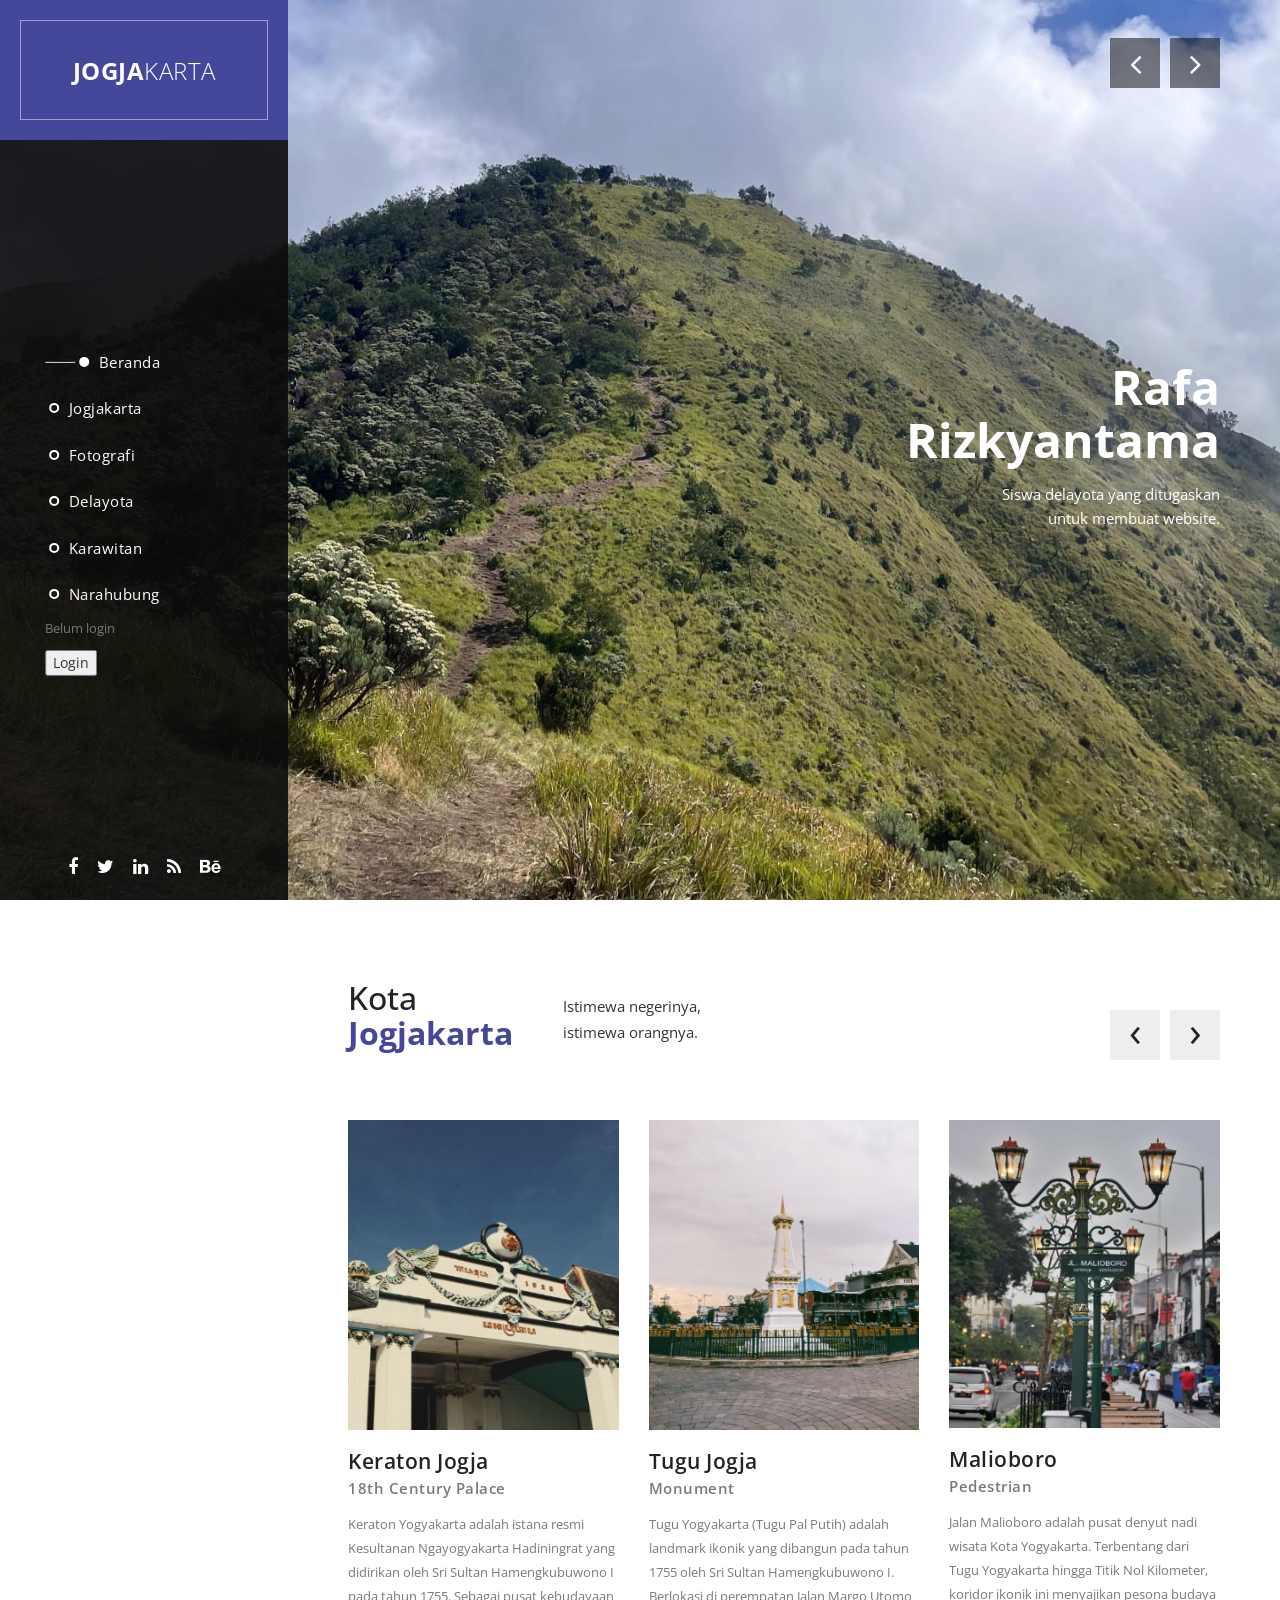
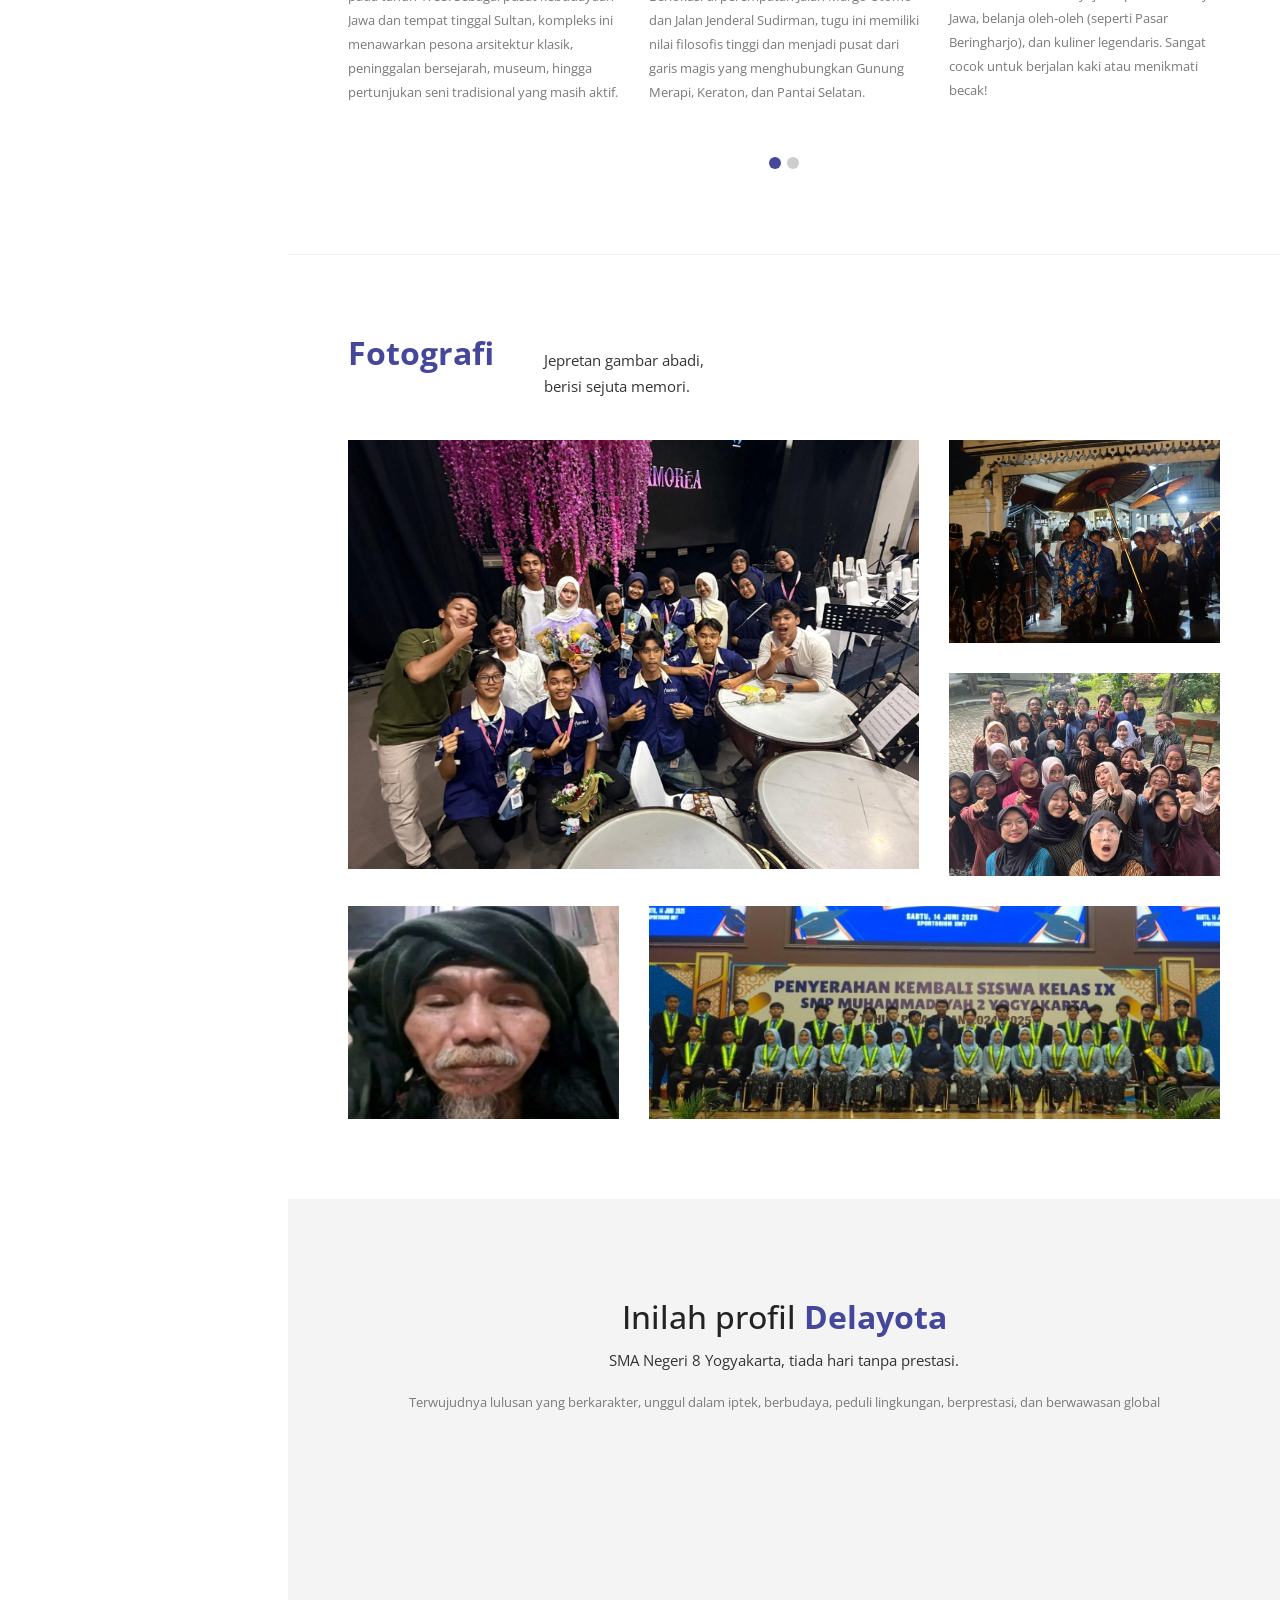
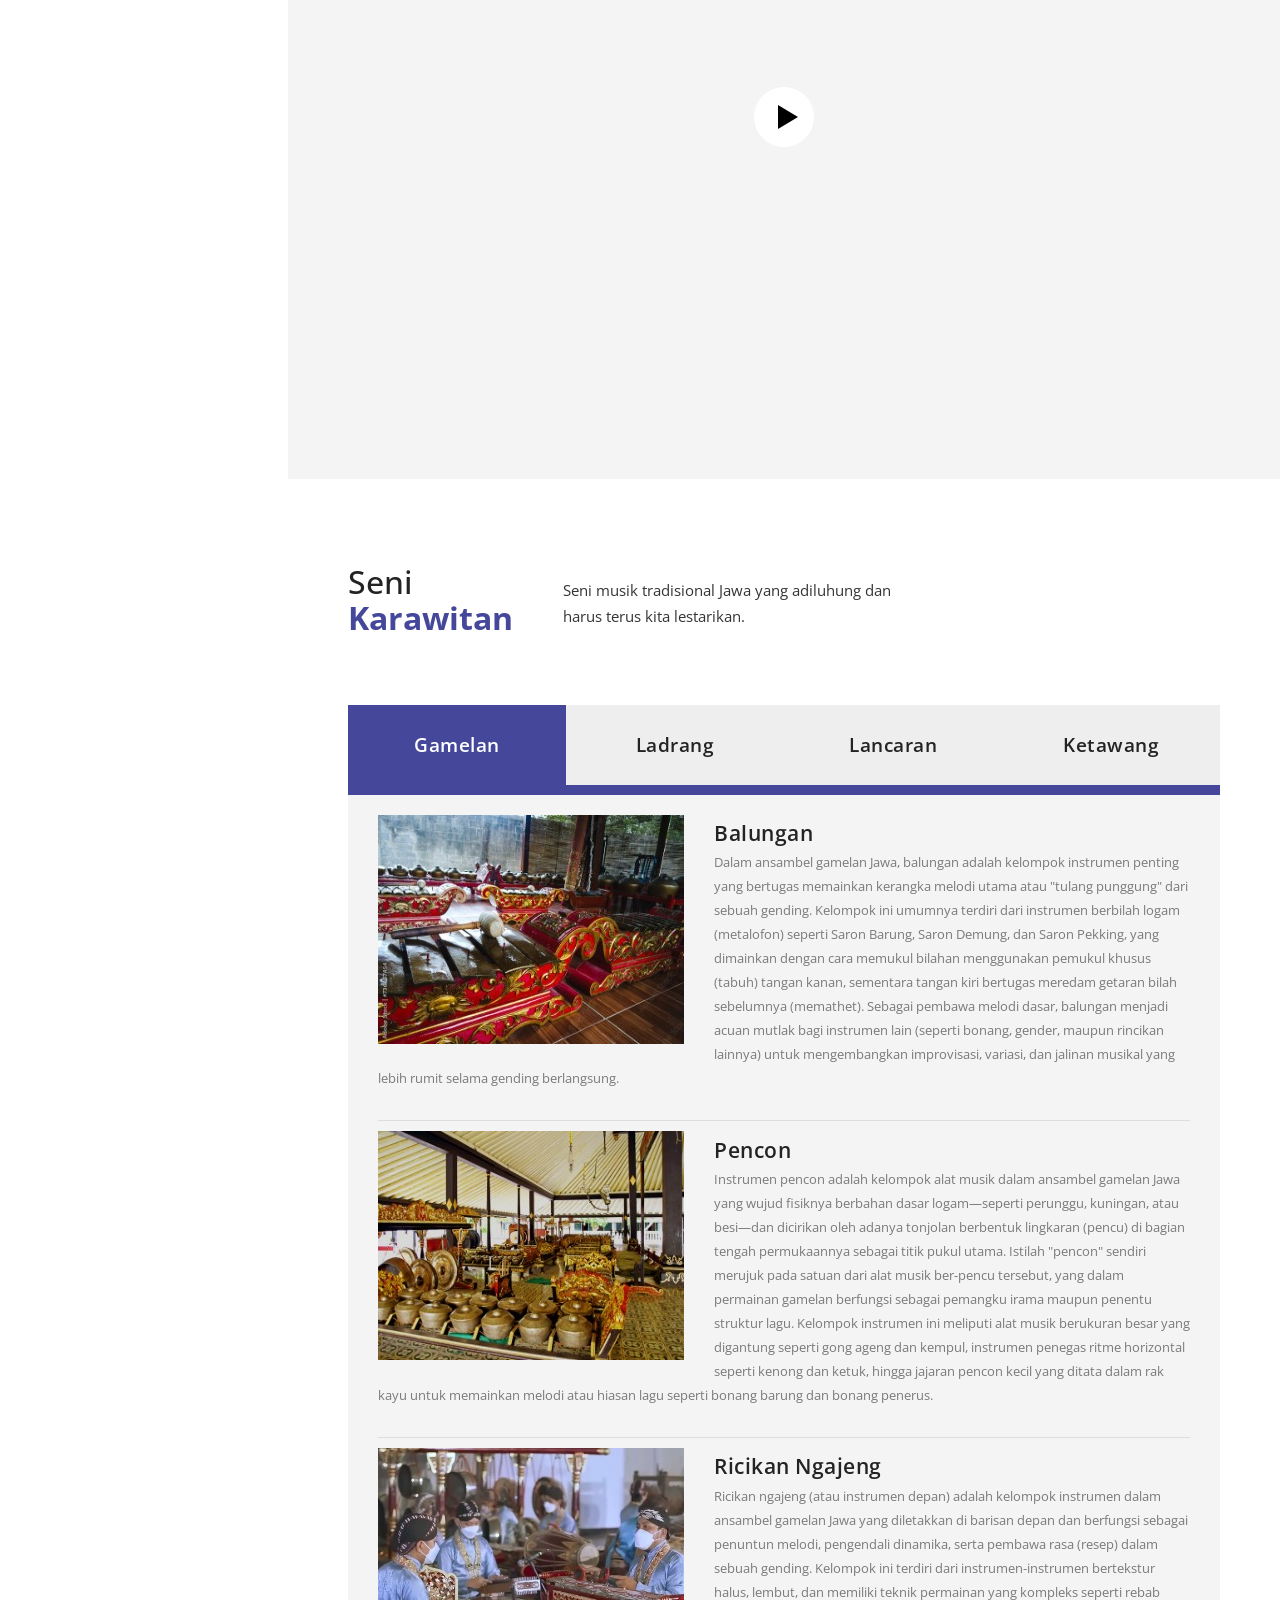
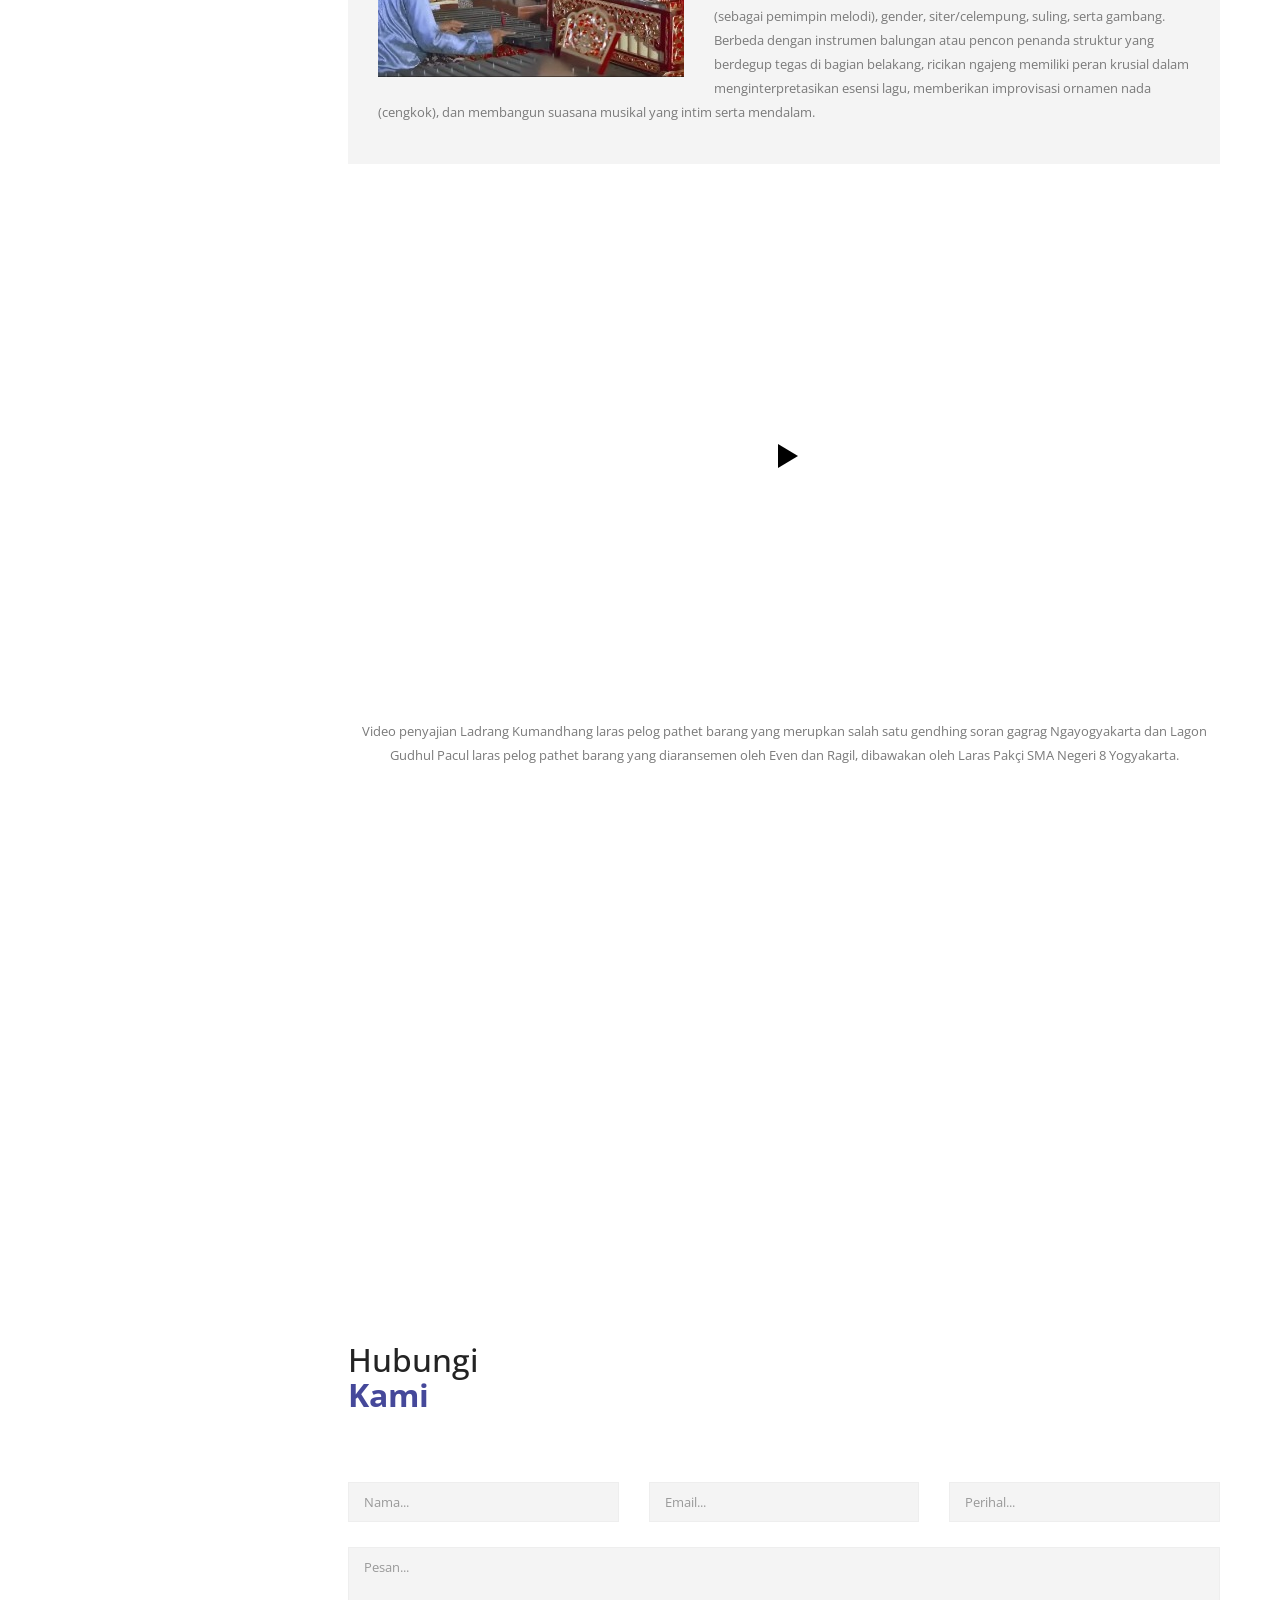
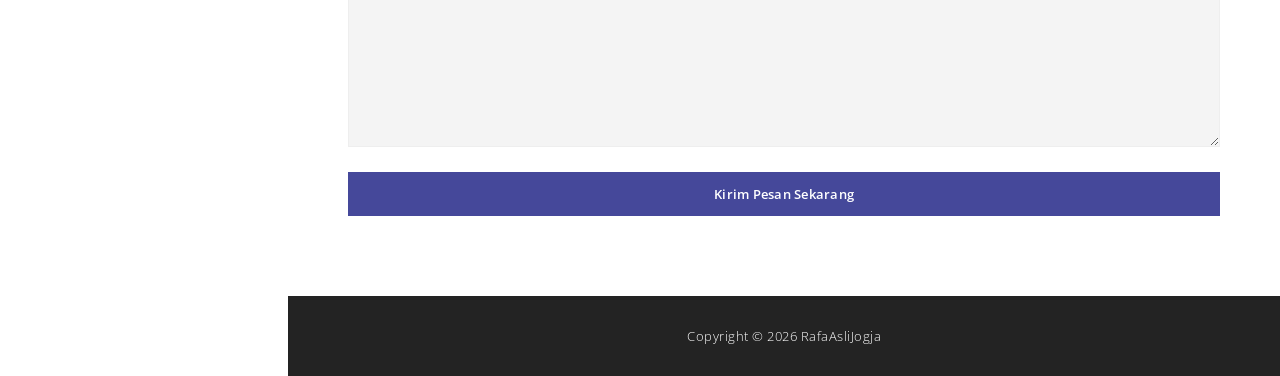
<file: index.html>
<!DOCTYPE html>
<html>
    <head>
        <meta charset="utf-8">
        <meta http-equiv="X-UA-Compatible" content="IE=edge,chrome=1">
        <title>RafaAsliJogja</title>
        <link rel="icon" type="image/png" href="img/muhammadiyahhijau.png">
		
        <meta name="description" content="">
        <meta name="viewport" content="width=device-width, initial-scale=1">
        <link rel="apple-touch-icon" href="apple-touch-icon.png">

        <link rel="stylesheet" href="css/bootstrap.min.css">
        <link rel="stylesheet" href="css/bootstrap-theme.min.css">
        <link rel="stylesheet" href="css/fontAwesome.css">
        <link rel="stylesheet" href="css/light-box.css">
        <link rel="stylesheet" href="css/owl-carousel.css">
        <link rel="stylesheet" href="css/templatemo-style.css">

        <link href="https://fonts.googleapis.com/css?family=Open+Sans:300,400,600,700,800" rel="stylesheet">

        <script src="js/vendor/modernizr-2.8.3-respond-1.4.2.min.js"></script>
    </head>

<body>



        <header class="nav-down responsive-nav hidden-lg hidden-md">
            <button type="button" id="nav-toggle" class="navbar-toggle" data-toggle="collapse" data-target="#main-nav">
                <span class="sr-only">Toggle navigation</span>
                <span class="icon-bar"></span>
                <span class="icon-bar"></span>
                <span class="icon-bar"></span>
            </button>
            <!--/.navbar-header-->
            <div id="main-nav" class="collapse navbar-collapse">
                <nav>
                    <ul class="nav navbar-nav">
                        <li><a href="#top">Beranda</a></li>
                        <li><a href="#featured">Jogjakarta</a></li>
                        <li><a href="#projects">Fotografi</a></li>
                        <li><a href="#video">Delayota</a></li>
                        <li><a href="#blog">Karawitan</a></li>
						<li><a href="#contact">Nara Hubung</a></li>
                    </ul>
                </nav>
            </div>
        </header>

        <div class="sidebar-navigation hidde-sm hidden-xs">
            <div class="logo">
                <a href="#">Jogja<em>karta</em></a>
            </div>
            <nav>
                <ul>
                    <li>
                        <a href="#top">
                            <span class="rect"></span>
                            <span class="circle"></span>
                            Beranda
                        </a>
                    </li>
                    <li>
                        <a href="#featured">
                            <span class="rect"></span>
                            <span class="circle"></span>
                            Jogjakarta
                        </a>
                    </li>
                    <li>
                        <a href="#projects">
                            <span class="rect"></span>
                            <span class="circle"></span>
                            Fotografi
                        </a>
                    </li>
                    <li>
                        <a href="#video">
                            <span class="rect"></span>
                            <span class="circle"></span>
                            Delayota
                        </a>
                    </li>
                    <li>
                        <a href="#blog">
                            <span class="rect"></span>
                            <span class="circle"></span>
                            Karawitan
                        </a>
                    </li>
                    <li>
                        <a href="#contact">
                            <span class="rect"></span>
                            <span class="circle"></span>
                            Narahubung
                        </a>
                    </li>
					<p id="userInfo">Belum login</p>
					<div id="authArea">
						<button onclick="goLogin()" class="naav-cta">Login</button>
					</div>
				</ul>
            </nav>
            <ul class="social-icons">
                <li><a href="#"><i class="fa fa-facebook"></i></a></li>
                <li><a href="#"><i class="fa fa-twitter"></i></a></li>
                <li><a href="#"><i class="fa fa-linkedin"></i></a></li>
                <li><a href="#"><i class="fa fa-rss"></i></a></li>
                <li><a href="#"><i class="fa fa-behance"></i></a></li>
            </ul>
        </div>

        <div class="slider">
            <div class="Modern-Slider content-section" id="top">
                <!-- Item -->
                <div class="item item-1">
                    <div class="img-fill">
                    <div class="image"></div>
                    <div class="info">
                        <div>
                          <h1>Rafa<br>Rizkyantama</h1>
                          <p>Siswa delayota yang ditugaskan
							  <br>untuk membuat website.</p>
                          
                        </div>
                        </div>
                    </div>
                </div>
                <!-- // Item -->
                <!-- Item -->
                <div class="item item-2">
                    <div class="img-fill">
                        <div class="image"></div>
                        <div class="info">
                        <div>
                          <h1>Memayu Hayuning<br>Bawana</h1>
                          <p>Sebuah pandangan hidup orang Jawa.</p>
                         
                        </div>
                        </div>
                    </div>
                </div>
                <!-- // Item -->
                <!-- Item -->
                <div class="item item-3">
                    <div class="img-fill">
                        <div class="image"></div>
                        <div class="info">
                        <div>
                          <h1>Delayota</h1>
                          <p>Sekolahku tercinta</p>
                         
                        </div>
                        </div>
                    </div>
                </div>
                <!-- // Item -->
            </div>
        </div>


        <div class="page-content">
            <section id="featured" class="content-section">
                <div class="section-heading">
                    <h1>Kota<br><em>Jogjakarta</em></h1>
                    <p>Istimewa negerinya, 
                    <br>istimewa orangnya.</p>
                </div>
                <div class="section-content">
                    <div class="owl-carousel owl-theme">
                        <div class="item">
                            <div class="image">
                                <img src="img/keraton.jpg" alt="">
                                <div class="featured-button button">
                                    <a href="#projects">Lanjutkan membaca</a>
                                </div>
                            </div>
                            <div class="text-content">
                                <h4>Keraton Jogja</h4>
                                <span>18th Century Palace</span>
                                <p>Keraton Yogyakarta adalah istana resmi Kesultanan Ngayogyakarta Hadiningrat yang didirikan oleh Sri Sultan Hamengkubuwono I pada tahun 1755. Sebagai pusat kebudayaan Jawa dan tempat tinggal Sultan, kompleks ini menawarkan pesona arsitektur klasik, peninggalan bersejarah, museum, hingga pertunjukan seni tradisional yang masih aktif.</p>
                            </div>
                        </div>
                        <div class="item">
                            <div class="image">
                                <img src="img/tugu.jpg" alt="">
                                <div class="featured-button button">
                                    <a href="#projects">Lanjutkan membaca</a>
                                </div>
                            </div>
                            <div class="text-content">
                                <h4>Tugu Jogja</h4>
                                <span>Monument</span>
                                <p>Tugu Yogyakarta (Tugu Pal Putih) adalah landmark ikonik yang dibangun pada tahun 1755 oleh Sri Sultan Hamengkubuwono I. Berlokasi di perempatan Jalan Margo Utomo dan Jalan Jenderal Sudirman, tugu ini memiliki nilai filosofis tinggi dan menjadi pusat dari garis magis yang menghubungkan Gunung Merapi, Keraton, dan Pantai Selatan.</p>
                            </div>
                        </div>
                        <div class="item">
                            <div class="image">
                                <img src="img/malioboro.jpg" alt="">
                                <div class="featured-button button">
                                    <a href="#projects">Lanjutkan membaca</a>
                                </div>
                            </div>
                            <div class="text-content">
                                <h4>Malioboro</h4>
                                <span>Pedestrian</span>
                                <p>Jalan Malioboro adalah pusat denyut nadi wisata Kota Yogyakarta. Terbentang dari Tugu Yogyakarta hingga Titik Nol Kilometer, koridor ikonik ini menyajikan pesona budaya Jawa, belanja oleh-oleh (seperti Pasar Beringharjo), dan kuliner legendaris. Sangat cocok untuk berjalan kaki atau menikmati becak!</p>
                            </div>
                        </div>
                        <div class="item">
                            <div class="image">
                                <img src="img/tamansari.jpg" alt="">
                                <div class="featured-button button">
                                    <a href="#projects">Lanjutkan membaca</a>
                                </div>
                            </div>
                            <div class="text-content">
                                <h4>Taman Sari</h4>
                                <span>18th Century Water Palace</span>
                                <p>Istana air megah milik Kesultanan Yogyakarta yang memadukan arsitektur Jawa dan Portugis. Terkenal dengan pemandian kuno yang estetik, lorong bawah tanah yang eksotis, dan Masjid Bawah Tanah (Sumur Gumuling) yang sangat ikonis.</p>
                            </div>
                        </div>
                        <div class="item">
                            <div class="image">
                                <img src="img/vredeburg.jpg" alt="">
                                <div class="featured-button button">
                                    <a href="#projects">Lanjutkan membaca</a>
                                </div>
                            </div>
                            <div class="text-content">
                                <h4>Benteng Vredeburg</h4>
                                <span>Old Dutch Fort</span>
                                <p>Benteng peninggalan era kolonial Belanda yang berdiri megah di ujung Jalan Malioboro. Kini berfungsi sebagai museum yang menyajikan diorama sejarah perjuangan nasional Indonesia, lengkap dengan arsitektur klasik Eropa yang masih terawat asli.</p>
                            </div>
                        </div>
                    </div>
                </div>
            </section>
            <section id="projects" class="content-section">
                <div class="section-heading">
                    <h1><em>Fotografi</em></h1>
                    <p>Jepretan gambar abadi, 
                    <br>berisi sejuta memori.</p>
                </div>
                <div class="section-content">
                    <div class="masonry">
                        <div class="row">
                            <div class="item">
                                <div class="col-md-8">
                                    <a href="img/amorea.jpg" data-lightbox="image"><img src="img/amorea.jpg" alt="image 1"></a>
                                </div>
                            </div>
                            <div class="item second-item">
                                <div class="col-md-4">
                                    <a href="img/ngarsadalem.jpg" data-lightbox="image"><img src="img/ngarsadalem.jpg" alt="image 2"></a>
                                </div>
                            </div>
                            <div class="item">
                                <div class="col-md-4">
                                    <a href="img/gagrak.jpg" data-lightbox="image"><img src="img/gagrak.jpg" alt="image 3"></a>
                                </div>
                            </div>
                            <div class="item">
                                <div class="col-md-4">
                                    <a href="img/mamagufron.jpg" data-lightbox="image"><img src="img/mamagufron.jpg" alt="image 4"></a>
                                </div>
                            </div>
                            <div class="item">
                                <div class="col-md-8">
                                    <a href="img/wisuda_big.jpg" data-lightbox="image"><img src="img/wisudasmp.jpg" alt="image 5"></a>
                                </div>
                            </div>
                        </div>
                    </div>
                </div>            
            </section>
            <section id="video" class="content-section">
                <div class="row">
                    <div class="col-md-12">
                        <div class="section-heading">
                            <h1>Inilah profil <em>Delayota</em></h1>
                            <p>SMA Negeri 8 Yogyakarta, tiada hari tanpa prestasi.</p>
                        </div>
                        <div class="text-content">
                            <p>Terwujudnya lulusan yang berkarakter, unggul dalam iptek, berbudaya, peduli lingkungan, berprestasi, dan berwawasan global</p>
                        </div>
                    </div>
                    <div class="col-md-12">
                        <div class="box-video">
                                <div class="bt-play">Play</div>
                            <div class="video-container">
                                <iframe width="100%" height="520" src="https://www.youtube.com/embed/8gsAJrevSaI?si=qlnhA1T70eA7oLqm" frameborder="0" allowfullscreen="allowfullscreen"></iframe>
                            </div>
                        </div>
                    </div>
            </section>
            <section id="blog" class="content-section">
                <div class="section-heading">
                    <h1>Seni<br><em>Karawitan</em></h1>
                    <p>Seni musik tradisional Jawa yang adiluhung dan
                    <br>harus terus kita lestarikan.</p>
				</div>
                <div class="section-content">
                    <div class="tabs-content">
                        <div class="wrapper">
                            <ul class="tabs clearfix" data-tabgroup="first-tab-group">
                              <li><a href="#tab1" class="active">Gamelan</a></li>
                              <li><a href="#tab2">Ladrang</a></li>
                              <li><a href="#tab3">Lancaran</a></li>
                              <li><a href="#tab4">Ketawang</a></li>
                            </ul>
                            <section id="first-tab-group" class="tabgroup">
                                <div id="tab1">
                                    <ul>
                                        <li>
                                            <div class="item">
                                                <img src="img/balungan.jpg" alt="">
                                                <div class="text-content">
                                                    <h4>Balungan</h4>
                                                    
                                                    <p>Dalam ansambel gamelan Jawa, balungan adalah kelompok instrumen penting yang bertugas memainkan kerangka melodi utama atau "tulang punggung" dari sebuah gending. Kelompok ini umumnya terdiri dari instrumen berbilah logam (metalofon) seperti Saron Barung, Saron Demung, dan Saron Pekking, yang dimainkan dengan cara memukul bilahan menggunakan pemukul khusus (tabuh) tangan kanan, sementara tangan kiri bertugas meredam getaran bilah sebelumnya (memathet). Sebagai pembawa melodi dasar, balungan menjadi acuan mutlak bagi instrumen lain (seperti bonang, gender, maupun rincikan lainnya) untuk mengembangkan improvisasi, variasi, dan jalinan musikal yang lebih rumit selama gending berlangsung.</p>
                                                    
                                                    
                                                </div>
                                            </div>
                                        </li>
                                        <li>
                                            <div class="item">
                                                <img src="img/pencon.jpg" alt="">
                                                <div class="text-content">
                                                    <h4>Pencon</h4>
                                                    
                                                    <p>Instrumen pencon adalah kelompok alat musik dalam ansambel gamelan Jawa yang wujud fisiknya berbahan dasar logam—seperti perunggu, kuningan, atau besi—dan dicirikan oleh adanya tonjolan berbentuk lingkaran (pencu) di bagian tengah permukaannya sebagai titik pukul utama. Istilah "pencon" sendiri merujuk pada satuan dari alat musik ber-pencu tersebut, yang dalam permainan gamelan berfungsi sebagai pemangku irama maupun penentu struktur lagu. Kelompok instrumen ini meliputi alat musik berukuran besar yang digantung seperti gong ageng dan kempul, instrumen penegas ritme horizontal seperti kenong dan ketuk, hingga jajaran pencon kecil yang ditata dalam rak kayu untuk memainkan melodi atau hiasan lagu seperti bonang barung dan bonang penerus.</p>
                                                    
                                                    
                                                </div>
                                            </div>
                                        </li>
                                        <li>
                                            <div class="item">
                                                <img src="img/ricikan_ngajeng.jpg" alt="">
                                                <div class="text-content">
                                                    <h4>Ricikan Ngajeng</h4>
                                                    
                                                    <p>Ricikan ngajeng (atau instrumen depan) adalah kelompok instrumen dalam ansambel gamelan Jawa yang diletakkan di barisan depan dan berfungsi sebagai penuntun melodi, pengendali dinamika, serta pembawa rasa (resep) dalam sebuah gending. Kelompok ini terdiri dari instrumen-instrumen bertekstur halus, lembut, dan memiliki teknik permainan yang kompleks seperti rebab (sebagai pemimpin melodi), gender, siter/celempung, suling, serta gambang. Berbeda dengan instrumen balungan atau pencon penanda struktur yang berdegup tegas di bagian belakang, ricikan ngajeng memiliki peran krusial dalam menginterpretasikan esensi lagu, memberikan improvisasi ornamen nada (cengkok), dan membangun suasana musikal yang intim serta mendalam.</p>
                                                    
                                                    
                                                </div>
                                            </div>
                                        </li>
                                    </ul>
                                </div>
                                <div id="tab2">
                                    <ul>
                                        <li>
                                            <div class="item">
                                                <img src="img/pencon.jpg" alt="">
                                                <div class="text-content">
                                                    <h4>Ladrang Wilujeng</h4>
                                                    
                                                    <p>Ladrang wilujeng atau Ladrang Slamet merupakan salah satu gending yang populer dalam seni karawitan Jawa. Ladrang Wilujeng biasanya di mainkan pada awal dimulainya suatu acara. Ladrang Wilujeng memiliki makna sebagai doa dan harapan atas keselamatan dan kelancaran suatu acara dari awal sampai akhir.</p>
                                                    
                                                    
                                                </div>
                                            </div>
                                        </li>
                                        <li>
                                            <div class="item">
                                                <img src="img/ricikan_ngajeng.jpg" alt="">
                                                <div class="text-content">
                                                    <h4>Ladrang Kumandhang</h4>
                                                    
                                                    <p>Ladrang Kumandhang merupakan salah satu Gendhing Soran gagrag(gaya) Yogyakarta, yaitu gendhing yang dimainkan dengan volume keras(soran) dan energik. Ladrang Kumandhang biasa dimainkan pada pembukaan pertunjukan wayang atau pembuka suatu acara.</p>
                                                    
                                                    
                                                </div>
                                            </div>
                                        </li>
                                        <li>
                                            <div class="item">
                                                <img src="img/balungan.jpg" alt="">
                                                <div class="text-content">
                                                    <h4>Ladrang Ayun-Ayun Gobyog</h4>
                                                    
                                                    <p>Ladrang Ayun-Ayun Gobyog merupakan gendhing untuk iringan tari Golek Ayun-Ayun gagrak(gaya) Yogyakarta. Gending ini menyimbolkan fase peralihan seorang gadis remaja menuju kedewasaan yang anggun.</p>
                                                    
                                                    
                                                </div>
                                            </div>
                                        </li>
                                    </ul>
                                </div>
                                <div id="tab3">
                                    <ul>
                                        <li>
                                            <div class="item">
                                                <img src="img/ricikan_ngajeng.jpg" alt="">
                                                <div class="text-content">
                                                    <h4>Lancaran Manyar Sewu</h4>

                                                    <p>Lancaran Manyar Sewu adalah salah satu komposisi gending Jawa klasik yang berkarakter lincah, riang, dan dinamis. Gending ini sangat populer dalam tradisi karawitan Jawa, baik sebagai materi latihan dasar bagi pemula karena strukturnya yang berulang, maupun sebagai musik iringan dalam pertunjukan wayang kulit.</p>
                                                    
                                                   
                                                </div>
                                            </div>
                                        </li>
                                        <li>
                                            <div class="item">
                                                <img src="img/balungan.jpg" alt="">
                                                <div class="text-content">
                                                    <h4>Lancaran Jogja Istimewa</h4>
   
                                                    <p>Lancaran Jogja Istimewa merupakan gending Jawa modern berbentuk lancaran karya komposer Ki Sukisno, M.Sn., yang digubah menggunakan tangga nada laras pelog pathet nem untuk menghadirkan karakter musik yang megah, berwibawa, sekaligus sarat akan rasa takzim. Gending gagrag (gaya) Yogyakarta ini secara khusus menonjolkan jalinan nada balungan mlaku (melodi dasar yang mengalir melangkah kontinu) pada bagian ompak-nya, sementara untaian cakepan atau lirik vokalnya (gerong/koor) memuat pesan-pesan mendalam mengenai sejarah, legalitas, hak asal-usul, serta luhurnya kebudayaan Daerah Istimewa Yogyakarta sebagai jangkar kehidupan masyarakatnya.</p>
                                                    
                                                    
                                                </div>
                                            </div>
                                        </li>
                                        <li>
                                            <div class="item">
                                                <img src="img/pencon.jpg" alt="">
                                                <div class="text-content">
                                                    <h4>Lancaran Kuwi Opo Kuwi</h4>
                                   
                                                    <p>Lancaran Kuwi Opo Kuwi merupakan gending Jawa berkarakter lincah dan jenaka yang dimainkan dalam tangga nada laras pelog pathet barang, sebuah modus nada yang cenderung menghadirkan suasana terang, mantap, sekaligus tajam. Di balik ritme musiknya yang dinamis, gending ini menjadi medium kritik sosial yang sangat lugas dan berani lewat untaian lirik vokalnya (cakepan). Hal ini terpancar kuat pada bait "Kuwi opo kuwi? e kembang melati, kang tak puja puji, aja dha korupsi", sebuah satire tajam yang dikemas dalam bentuk parikan (pantun Jawa) untuk menyentil dan mengingatkan para pemangku kekuasaan agar tidak mengkhianati amanat rakyat demi keuntungan pribadi.</p>
                                                    
                                                
                                                </div>
                                            </div>
                                        </li>
                                    </ul>
                                </div>
                                <div id="tab4">
                                    <ul>
                                        <li>
                                            <div class="item">
                                                <img src="img/ricikan_ngajeng.jpg" alt="">
                                                <div class="text-content">
                                                    <h4>Ketawang Ibu Pretiwi</h4>
                                                   
                                                    <p>Ketawang Ibu Pertiwi adalah gending Jawa klasik berbentuk ketawang karya maestro komposer Ki Nartosabdho yang digubah dalam tangga nada laras pelog pathet nem untuk menghadirkan suasana yang khidmat, agung, sekaligus menyentuh hati. Melalui struktur ritme yang tenang dan mengalun dalam, gending ini memuat untaian cakepan (lirik) yang sarat akan pesan nasionalisme dan cinta tanah air. Komposisi ini merefleksikan rasa syukur, penghormatan, sekaligus pengingat bagi seluruh elemen bangsa untuk menjaga, merawat, dan berbakti kepada bumi pasundan dan kepulauan Nusantara sebagai "Ibu Pertiwi" yang telah memberikan sumber kehidupan.</p>
                                                    
                                                    
                                                </div>
                                            </div>
                                        </li>                                
                                        <li>
                                            <div class="item">
                                                <img src="img/balungan.jpg" alt="">
                                                <div class="text-content">
                                                    <h4>Ketawang Ilir-Ilir</h4>
                                                    
                                                    <p>Ketawang Ilir-Ilir adalah gending Jawa klasik berbentuk ketawang yang mengadaptasi tembang dakwah legendaris karya Sunan Kalijaga, dibawakan dalam laras pelog pathet nem untuk menghadirkan suasana yang khidmat, tenang, sekaligus penuh perenungan. Melalui struktur ritmenya yang mengalun lambat dan berwibawa, gending ini mengemas pesan spiritual dan filosofi hidup yang mendalam tentang kesadaran jiwa, pentingnya bangkit dari keterpurukan, serta ajakan untuk mengumpulkan bekal amal sebelum terlambat. Perpaduan melodi pelog nem yang bersahaja dengan lirik penuh kiasan agraris ini menjadikannya salah satu komposisi karawitan yang paling sarat akan nilai moral dan religiusitas di tanah Jawa.</p>
                                                    
                                                
                                                </div>
                                            </div>
                                        </li>
                                        <li>
                                            <div class="item">
                                                <img src="img/pencon.jpg" alt="">
                                                <div class="text-content">
                                                    <h4>Ketawang Mijil Wigaringtyas</h4>
                                                    
                                                    <p>Ketawang Mijil Wigaringtyas adalah gending Jawa klasik dalam tangga nada laras pelog pathet nem yang mengombinasikan struktur ritmik ketawang yang tenang dengan bentuk puisi tradisional Sekar Macapat Mijil. Karakter pathet nem yang cenderung berwibawa dan dalam, berpadu selaras dengan sifat dasar tembang Mijil yang membawa rasa asih, tulus, serta penuh harapan karena secara filosofis melambangkan kelahiran atau awal mula kehidupan. Melalui alunan melodi yang mengalun khidmat dan menyentuh hati, komposisi ini sering kali memuat lirik (cakepan) berisi piwulang luhur (ajaran moral), untaian doa, serta ungkapan rasa syukur yang mendalam.</p>
                                                    
                                                    
                                                </div>
                                            </div>
                                        </li>
                                    </ul>
                                </div>
                            </section> 
                        </div>
                    </div>
                </div>
		
                    <div class="col-md-12">
                        <div class="box-video">
                                <div class="bt-play">Play</div>
                            <div class="video-container">
                                <iframe width="100%" height="520" src="https://www.youtube.com/embed/fCWLRla1lG8?si=0CQw1KH1g1Nfdl5b&amp;controls=0&amp;start=105" title="YouTube video player" frameborder="0" allow="accelerometer; autoplay; clipboard-write; encrypted-media; gyroscope; picture-in-picture; web-share" referrerpolicy="strict-origin-when-cross-origin" allowfullscreen></iframe>
                            </div>
                        </div>
                    </div>
				<div class="text-content">
				 <p>Video penyajian Ladrang Kumandhang laras pelog pathet barang yang merupkan salah satu gendhing soran gagrag Ngayogyakarta dan Lagon Gudhul Pacul laras pelog pathet barang yang diaransemen oleh Even dan Ragil, dibawakan oleh Laras Pakçi SMA Negeri 8 Yogyakarta.</p>
				</div>
            </section>
            <section id="contact" class="content-section">
                <div id="map">
                
                	<!-- How to change your own map point
                           1. Go to Google Maps
                           2. Click on your location point
                           3. Click "Share" and choose "Embed map" tab
                           4. Copy only URL and paste it within the src="" field below
                    -->
                    <iframe src="https://www.google.com/maps/embed?pb=!1m18!1m12!1m3!1d1079.2291416010846!2d110.39520423513947!3d-7.800545839075874!2m3!1f0!2f0!3f0!3m2!1i1024!2i768!4f13.1!3m3!1m2!1s0x2e7a57669d43fe55%3A0x75fae1bb400d4da5!2sSMA%20Negeri%208%20Yogyakarta!5e1!3m2!1sen!2sid!4v1780048099627!5m2!1sen!2sid" width="100%" height="400px" frameborder="0" style="border:0" allowfullscreen></iframe>
                </div>
                <div id="contact-content">
                    <div class="section-heading">
                        <h1>Hubungi<br><em>Kami</em></h1>
                        
                        
                    </div>
                    <div class="section-content">
                        <form id="contact" action="#" method="post">
                            <div class="row">
                                <div class="col-md-4">
                                  <fieldset>
                                    <input name="name" type="text" class="form-control" id="name" placeholder="Nama..." required="">
                                  </fieldset>
                                </div>
                                <div class="col-md-4">
                                  <fieldset>
                                    <input name="email" type="email" class="form-control" id="email" placeholder="Email..." required="">
                                  </fieldset>
                                </div>
                                 <div class="col-md-4">
                                  <fieldset>
                                    <input name="subject" type="text" class="form-control" id="subject" placeholder="Perihal..." required="">
                                  </fieldset>
                                </div>
                                <div class="col-md-12">
                                  <fieldset>
                                    <textarea name="message" rows="6" class="form-control" id="message" placeholder="Pesan..." required=""></textarea>
                                  </fieldset>
                                </div>
                                <div class="col-md-12">
                                  <fieldset>
                                    <button type="submit" id="form-submit" class="btn">Kirim pesan sekarang</button>
                                  </fieldset>
                                </div>
                            </div>
                        </form>
                    </div>
                </div>
            </section>
            <section class="footer">
                <p>Copyright &copy; 2026 RafaAsliJogja</p>
            </section>
        </div>

    <script src="https://ajax.googleapis.com/ajax/libs/jquery/1.11.2/jquery.min.js"></script>
    <script>window.jQuery || document.write('<script src="js/vendor/jquery-1.11.2.min.js"><\/script>')</script>

    <script src="js/vendor/bootstrap.min.js"></script>
    
    <script src="js/plugins.js"></script>
    <script src="js/main.js"></script>

    <script>
        // Hide Header on on scroll down
        var didScroll;
        var lastScrollTop = 0;
        var delta = 5;
        var navbarHeight = $('header').outerHeight();

        $(window).scroll(function(event){
            didScroll = true;
        });

        setInterval(function() {
            if (didScroll) {
                hasScrolled();
                didScroll = false;
            }
        }, 250);

        function hasScrolled() {
            var st = $(this).scrollTop();
            
            // Make sure they scroll more than delta
            if(Math.abs(lastScrollTop - st) <= delta)
                return;
            
            // If they scrolled down and are past the navbar, add class .nav-up.
            // This is necessary so you never see what is "behind" the navbar.
            if (st > lastScrollTop && st > navbarHeight){
                // Scroll Down
                $('header').removeClass('nav-down').addClass('nav-up');
            } else {
                // Scroll Up
                if(st + $(window).height() < $(document).height()) {
                    $('header').removeClass('nav-up').addClass('nav-down');
                }
            }
            
            lastScrollTop = st;
        }
    </script>

    <script src="http://ajax.googleapis.com/ajax/libs/jquery/1.10.2/jquery.min.js" type="text/javascript"></script>
    <script src="login/js/welcome.js"></script>
</body>
</html>
</file>
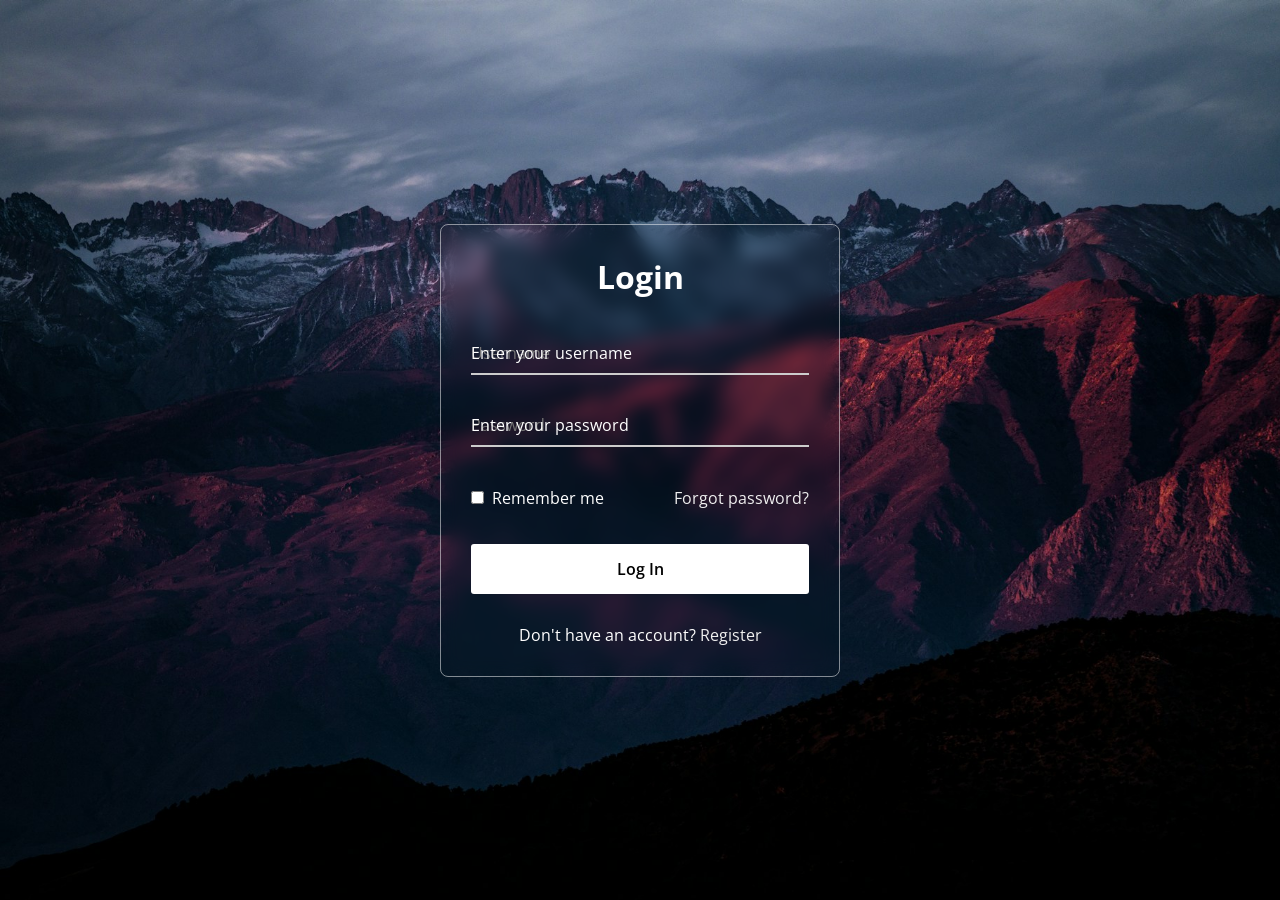
<file: login/index.html>
<!DOCTYPE html>

<html>
<head>
  <meta charset="UTF-8">
  <meta name="viewport" content="width=device-width, initial-scale=1.0">
  <title>login</title>
  <link rel="icon" type="image/png" href="muhammadiyahhijau.png">
  <link rel="stylesheet" href="style.css">
</head>
<body>
  <div class="wrapper">
    <form action="#" class="login" id="loginForm">
      <h2>Login</h2>
        <div class="input-field">
        <input type="text" placeholder="Username" required id="username">
        <label>Enter your username</label>
      </div>
      <div class="input-field">
        <input type="password" placeholder="Password" required id="password">
        <label>Enter your password</label>
      </div>
      <div class="forget">
        <label for="remember">
          <input type="checkbox" id="remember">
          <p>Remember me</p>
        </label>
        <a href="#">Forgot password?</a>
      </div>
      <button type="submit">Log In</button>
      <div class="register">
        <p>Don't have an account? <a href="register.html">Register</a></p>
      </div>
    </form>
  </div>
  <script src="js/login.js"></script>
</body>
</html>
</file>
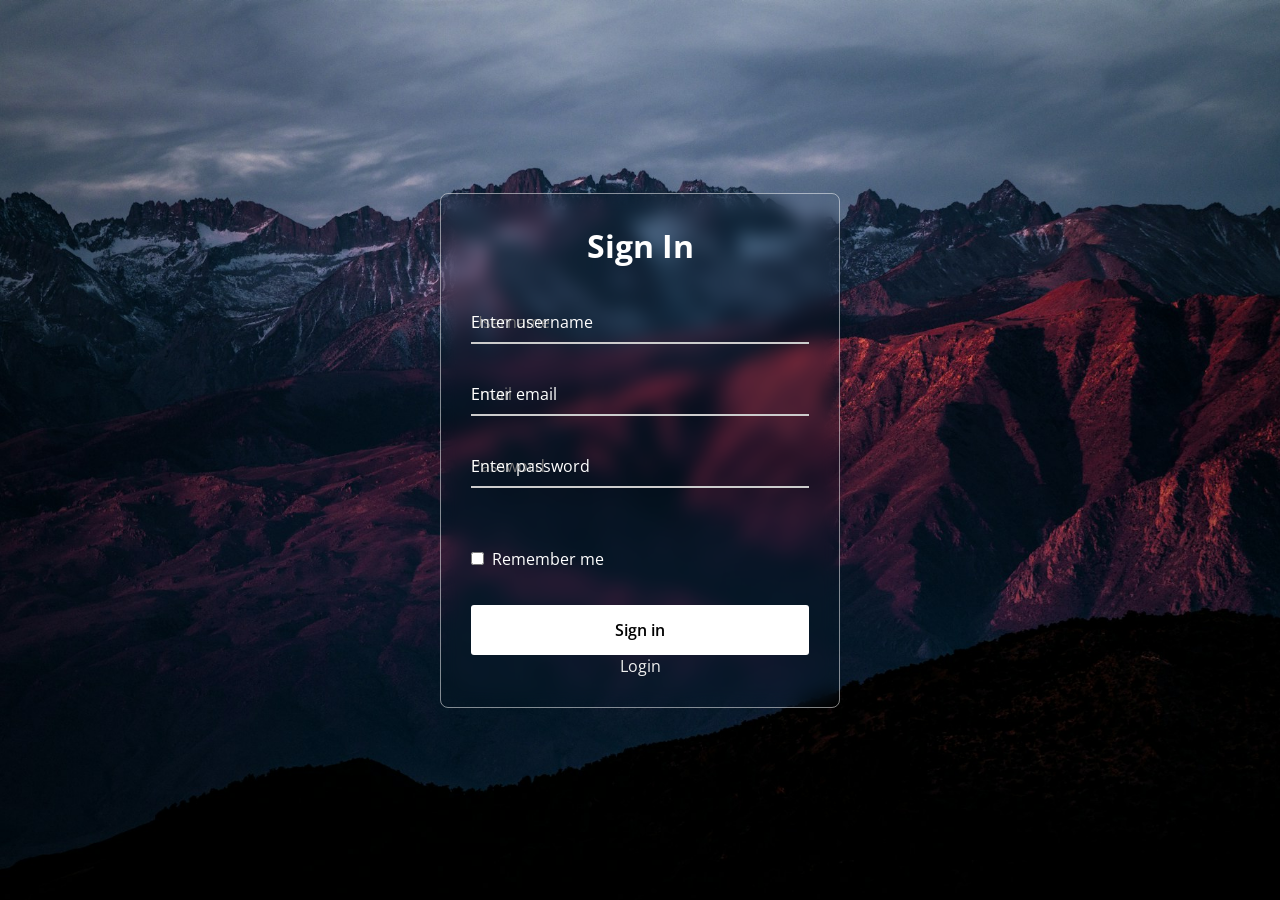
<file: login/register.html>
<!DOCTYPE html>
<!-- Coding By CodingNepal - www.codingnepalweb.com -->
<html>
<head>
  <meta charset="UTF-8">
  <meta name="viewport" content="width=device-width, initial-scale=1.0">
  <title>register</title>
  <link rel="icon" type="image/png" href="muhammadiyahhijau.png">
  <link rel="stylesheet" href="style.css">
</head>
<body>
  <div class="wrapper">
    <form id="registerForm">
      <h2>Sign In</h2>
        <div class="input-field">
        <input type="text" id="username"required placeholder="Username">
        <label for="username">Enter username</label>
      </div>
      <div class="input-field">
        <input type="text" id="email"required placeholder="Email">
        <label for="username">Enter email</label>
      </div>
      <div class="input-field">
        <input type="text" id="password"required placeholder="Password">
        <label for="username">Enter password</label>
      </div>
      <p id="message"></p>
      <div class="forget">
        <label for="remember">
          <input type="checkbox" id="remember">
          <p>Remember me</p>
        </label>
      </div>
      <button type="submit">Sign in</button>
      <div class="social">
       <div class="go"><a href="index.html">Login</a></div>
      </div>
    </form>
  </div>
  <script src="js/register.js" defer></script>
</body>
</html>
</file>
<file: css/light-box.css>
/* LIGHT BOX */

body:after {
  content: url(../img/close.png) url(../img/loading.gif) url(../img/prev.png) url(../img/next.png);
  display: none;
}

body.lb-disable-scrolling {
  overflow: hidden;
}

.lightboxOverlay {
  position: absolute;
  top: 0;
  left: 0;
  z-index: 99999;
  background-color: black;
  filter: progid:DXImageTransform.Microsoft.Alpha(Opacity=80);
  opacity: 0.8;
  display: none;
}

.lightbox {
  position: absolute;
  margin-top: 0%;
  left: 0;
  width: 100%;
  z-index: 100000;
  text-align: center;
  line-height: 0;
  font-weight: normal;
}

.lightbox .lb-image {
  display: block;
  height: auto;
  max-width: inherit;
  max-height: none;
  border-radius: 5px;

  /* Image border */
  border: 10px solid white;
}

.lightbox a img {
  border: none;
}

.lb-outerContainer {
  position: relative;
  *zoom: 1;
  width: 250px;
  height: 250px;
  margin: 0 auto;
  border-radius: 4px;

  /* Background color behind image.
     This is visible during transitions. */
  background-color: white;
}

.lb-outerContainer:after {
  content: "";
  display: table;
  clear: both;
}

.lb-loader {
  position: absolute;
  top: 43%;
  left: 0;
  height: 25%;
  width: 100%;
  text-align: center;
  line-height: 0;
}

.lb-cancel {
  display: block;
  width: 32px;
  height: 32px;
  margin: 0 auto;
  background: url(../img/loading.gif) no-repeat;
}

.lb-nav {
  position: absolute;
  top: 0;
  left: 0;
  height: 100%;
  width: 100%;
  z-index: 10;
}

.lb-container > .nav {
  left: 0;
}

.lb-nav a {
  outline: none;
  background-image: url('[data-uri]');
}

.lb-prev, .lb-next {
  height: 100%;
  cursor: pointer;
  display: block;
}

.lb-nav a.lb-prev {
  width: 34%;
  left: 0;
  float: left;
  background: url(../img/prev.png) left 48% no-repeat;
  filter: progid:DXImageTransform.Microsoft.Alpha(Opacity=0);
  opacity: 0;
  -webkit-transition: opacity 0.6s;
  -moz-transition: opacity 0.6s;
  -o-transition: opacity 0.6s;
  transition: opacity 0.6s;
}

.lb-nav a.lb-prev:hover {
  filter: progid:DXImageTransform.Microsoft.Alpha(Opacity=100);
  opacity: 1;
}

.lb-nav a.lb-next {
  width: 64%;
  right: 0;
  float: right;
  background: url(../img/next.png) right 48% no-repeat;
  filter: progid:DXImageTransform.Microsoft.Alpha(Opacity=0);
  opacity: 0;
  -webkit-transition: opacity 0.6s;
  -moz-transition: opacity 0.6s;
  -o-transition: opacity 0.6s;
  transition: opacity 0.6s;
}

.lb-nav a.lb-next:hover {
  filter: progid:DXImageTransform.Microsoft.Alpha(Opacity=100);
  opacity: 1;
}

.lb-dataContainer {
  margin: 0 auto;
  padding-top: 5px;
  *zoom: 1;
  width: 100%;
  -moz-border-radius-bottomleft: 4px;
  -webkit-border-bottom-left-radius: 4px;
  border-bottom-left-radius: 4px;
  -moz-border-radius-bottomright: 4px;
  -webkit-border-bottom-right-radius: 4px;
  border-bottom-right-radius: 4px;
}

.lb-dataContainer:after {
  content: "";
  display: table;
  clear: both;
}

.lb-data {
  padding: 0 4px;
  color: #ccc;
}

.lb-data .lb-details {
  width: 85%;
  float: left;
  text-align: left;
  line-height: 1.1em;
}

.lb-data .lb-caption {
  font-size: 13px;
  font-weight: bold;
  line-height: 1em;
}

.lb-data .lb-caption a {
  color: #4ae;
}

.lb-data .lb-number {
  margin-top: 15px;
  display: block;
  clear: left;
  padding-bottom: 1em;
  font-size: 13px;
  color: #999999;
}

.lb-data .lb-close {
  display: block;
  float: right;
  width: 30px;
  height: 30px;
  background: url(../img/close.png) top right no-repeat;
  text-align: right;
  outline: none;
  filter: progid:DXImageTransform.Microsoft.Alpha(Opacity=70);
  opacity: 0.7;
  -webkit-transition: opacity 0.2s;
  -moz-transition: opacity 0.2s;
  -o-transition: opacity 0.2s;
  transition: opacity 0.2s;
}

.lb-data .lb-close:hover {
  cursor: pointer;
  filter: progid:DXImageTransform.Microsoft.Alpha(Opacity=100);
  opacity: 1;
}
</file>
<file: css/owl-carousel.css>
/**
 * Owl Carousel v2.3.1
 * Copyright 2013-2018 David Deutsch
 * Licensed under: SEE LICENSE IN https://github.com/OwlCarousel2/OwlCarousel2/blob/master/LICENSE
 */
/*
 *  Owl Carousel - Core
 */
.owl-carousel {
  display: none;
  width: 100%;
  -webkit-tap-highlight-color: transparent;
  /* position relative and z-index fix webkit rendering fonts issue */
  position: relative;
  z-index: 1; }
  .owl-carousel .owl-stage {
    position: relative;
    -ms-touch-action: pan-Y;
    touch-action: manipulation;
    -moz-backface-visibility: hidden;
    /* fix firefox animation glitch */ }
  .owl-carousel .owl-stage:after {
    content: ".";
    display: block;
    clear: both;
    visibility: hidden;
    line-height: 0;
    height: 0; }
  .owl-carousel .owl-stage-outer {
    position: relative;
    overflow: hidden;
    /* fix for flashing background */
    -webkit-transform: translate3d(0px, 0px, 0px); }
  .owl-carousel .owl-wrapper,
  .owl-carousel .owl-item {
    -webkit-backface-visibility: hidden;
    -moz-backface-visibility: hidden;
    -ms-backface-visibility: hidden;
    -webkit-transform: translate3d(0, 0, 0);
    -moz-transform: translate3d(0, 0, 0);
    -ms-transform: translate3d(0, 0, 0); }
  .owl-carousel .owl-item {
    position: relative;
    min-height: 1px;
    float: left;
    -webkit-backface-visibility: hidden;
    -webkit-tap-highlight-color: transparent;
    -webkit-touch-callout: none; }
  .owl-carousel .owl-item img {
    display: block;
    width: 100%; }
  .owl-carousel .owl-nav.disabled,
  .owl-carousel .owl-dots.disabled {
    display: none; }
  .owl-carousel .owl-nav .owl-prev,
  .owl-carousel .owl-nav .owl-next,
  .owl-carousel .owl-dot {
    cursor: pointer;
    cursor: hand;
    -webkit-user-select: none;
    -khtml-user-select: none;
    -moz-user-select: none;
    -ms-user-select: none;
    user-select: none; }
  .owl-carousel .owl-nav button.owl-prev,
  .owl-carousel .owl-nav button.owl-next,
  .owl-carousel button.owl-dot {
    background: none;
    color: inherit;
    border: none;
    padding: 0 !important;
    font: inherit; }
  .owl-carousel.owl-loaded {
    display: block; }
  .owl-carousel.owl-loading {
    opacity: 0;
    display: block; }
  .owl-carousel.owl-hidden {
    opacity: 0; }
  .owl-carousel.owl-refresh .owl-item {
    visibility: hidden; }
  .owl-carousel.owl-drag .owl-item {
    -ms-touch-action: none;
        touch-action: none;
    -webkit-user-select: none;
    -moz-user-select: none;
    -ms-user-select: none;
    user-select: none; }
  .owl-carousel.owl-grab {
    cursor: move;
    cursor: grab; }
  .owl-carousel.owl-rtl {
    direction: rtl; }
  .owl-carousel.owl-rtl .owl-item {
    float: right; }

/* No Js */
.no-js .owl-carousel {
  display: block; }

/*
 *  Owl Carousel - Animate Plugin
 */
.owl-carousel .animated {
  animation-duration: 1000ms;
  animation-fill-mode: both; }

.owl-carousel .owl-animated-in {
  z-index: 0; }

.owl-carousel .owl-animated-out {
  z-index: 1; }

.owl-carousel .fadeOut {
  animation-name: fadeOut; }

@keyframes fadeOut {
  0% {
    opacity: 1; }
  100% {
    opacity: 0; } }

/*
 * 	Owl Carousel - Auto Height Plugin
 */
.owl-height {
  transition: height 500ms ease-in-out; }

/*
 * 	Owl Carousel - Lazy Load Plugin
 */
.owl-carousel .owl-item .owl-lazy {
  opacity: 0;
  transition: opacity 400ms ease; }

.owl-carousel .owl-item img.owl-lazy {
  transform-style: preserve-3d; }

/*
 * 	Owl Carousel - Video Plugin
 */
.owl-carousel .owl-video-wrapper {
  position: relative;
  height: 100%;
  background: #000; }

.owl-carousel .owl-video-play-icon {
  position: absolute;
  height: 80px;
  width: 80px;
  left: 50%;
  top: 50%;
  margin-left: -40px;
  margin-top: -40px;
  background: url("owl.video.play.png") no-repeat;
  cursor: pointer;
  z-index: 1;
  -webkit-backface-visibility: hidden;
  transition: transform 100ms ease; }

.owl-carousel .owl-video-play-icon:hover {
  -ms-transform: scale(1.3, 1.3);
      transform: scale(1.3, 1.3); }

.owl-carousel .owl-video-playing .owl-video-tn,
.owl-carousel .owl-video-playing .owl-video-play-icon {
  display: none; }

.owl-carousel .owl-video-tn {
  opacity: 0;
  height: 100%;
  background-position: center center;
  background-repeat: no-repeat;
  background-size: contain;
  transition: opacity 400ms ease; }

.owl-carousel .owl-video-frame {
  position: relative;
  z-index: 1;
  height: 100%;
  width: 100%; }
</file>
<file: css/templatemo-style.css>
/* 

Sentra Template

https://templatemo.com/tm-518-sentra

*/

body {
  font-family: 'Open Sans', sans-serif;
}

p {
  font-size: 13px;
  color: #7a7a7a;
  line-height: 24px;
}

.page-content {
  width: 77.5%;
  float: right;
}

.content-section {
  padding-top: 80px;
  position: relative;
  width: 100%;
  display: inline-block;
  height: auto;
  left: 50%;
  text-align: center;
  -webkit-transform: translateX(-50%);
  -moz-transform: translateX(-50%);
  -ms-transform: translateX(-50%);
  -o-transform: translateX(-50%);
  transform: translateX(-50%);
}

.section-heading {
  text-align: left;
  position: relative;
  margin-bottom: 60px;
}

.section-heading h1 {
  margin-top: 0px;
  font-size: 32px;
  color: #232323;
  display: inline-block;
  margin-right: 50px;
}

.section-heading em {
  font-style: normal;
  font-weight: 700;
  color: #45489a;
}

.section-heading p {
  display: inline-block;
  font-size: 15px;
  line-height: 26px;
  color: #343434;
  position: absolute;
  top: 12.5px;
}

.white-button a {
  font-size: 13px;
  font-weight: 600;
  color: #45489a;
  text-transform: capitalize;
  background-color: #fff;
  display: inline-block;
  height: 44px;
  line-height: 44px;
  padding: 0px 25px;
  letter-spacing: 0.25px;
  text-decoration: none;
  transition: all 0.3s;
}

.white-button a:hover {
  background-color: #45489a;
  color: #fff;
}

.accent-button a {
  font-size: 13px;
  font-weight: 600;
  color: #fff;
  text-transform: capitalize;
  background-color: #45489a;
  display: inline-block;
  height: 44px;
  line-height: 44px;
  padding: 0px 25px;
  letter-spacing: 0.25px;
  text-decoration: none;
  transition: all 0.3s;
}

.accent-button a:hover {
  background-color: #fff;
  color: #45489a;
}

header {
    position: fixed;
    top: 0;
    transition: top 0.3s ease-in-out;
    width: 100%;
}

.nav-up {
    top: -75px;
}

/* Responsive Navigation */

.responsive-nav {
  position: fixed;
  z-index: 10;
  width: 100%;
  height: 80px;
  background-color: rgba(250,250,250,.95);
  box-shadow: 0px 5px 15px rgba(0,0,0,0.2);
}

.navbar-toggle {
  position: absolute;
  top: 40%;
  left: 50%;
  display: inline-block;
  -webkit-transform: translateX(-50%) translateY(-50%);
  -moz-transform: translateX(-50%) translateY(-50%);
  -ms-transform: translateX(-50%) translateY(-50%);
  -o-transform: translateX(-50%) translateY(-50%);
  transform: translateX(-50%) translateY(-50%);
}

.navbar-nav {
  margin: 0;
  border: none;
}

#main-nav ul {
  text-align: center;
  background-color: rgba(0,0,0,0.9);
  margin-top: 59px;
  width: 100%;
}
#main-nav ul li {
  margin: 15px 0px;
}
#main-nav ul li:hover {
  background-color: transparent;
}
#main-nav ul li a {
  font-size: 15px;
  text-transform: capitalize;
  color: #fff;
  box-shadow: none;
  border: none;
}

#main-nav ul li a:hover {
  opacity: 0.5;
  background-color: transparent;
}

.navbar-toggle span {
  background-color: #232323;
}


/* Sidebar Style */

.sidebar-navigation {
  width: 22.5%;
  float: left;
  height: 100%;
  position: fixed;
  background-color: rgba(12,12,12,0.9);
  z-index: 10;
}

.sidebar-navigation .logo {
  position: absolute;
  width: 100%;
  height: 140px;
  line-height: 100px;
  background-color: #45489a;
  padding: 20px;
  text-align: center;
}

.sidebar-navigation .logo a {
  text-decoration: none;
  color: #fff;
  font-size: 24px;
  font-weight: 700;
  text-transform: uppercase;
  letter-spacing: 0.5px;
  height: 100px;
  width: 100%;
  display: inline-block;
  border: 1px solid rgba(250,250,250,0.5);
}

.sidebar-navigation .logo em {
  font-style: normal;
  font-weight: 300;
}

.sidebar-navigation nav {
  position: relative;
  top: 60%;
  left: 60%;
  -webkit-transform: translateX(-60%) translateY(-60%);
  -moz-transform: translateX(-60%) translateY(-60%);
  -ms-transform: translateX(-60%) translateY(-60%);
  -o-transform: translateX(-60%) translateY(-60%);
  transform: translateX(-60%) translateY(-60%);
}

.sidebar-navigation ul {
  margin-left: 45px;
  list-style: none;
  padding: 0;
}
.sidebar-navigation li{
  padding: 10px 0;
}
.sidebar-navigation span{
  display: inline-block;
  position:relative;
}
.sidebar-navigation nav a{
  display: inline-block;
  color: #fff;
  margin-top: 5px;
  text-decoration: none!important;
  font-size: 15px;
  letter-spacing: 0.5px;
  text-transform: capitalize;
}
.circle{
  margin-right: 5px;
  height: 10px;
  width: 10px;
  left: 0px;
  top: -1px;
  border-radius: 50%;
  background-color: transparent;
  border: 2px solid #fff;
  transition: all 0.3s;
}
.rect{
  height: 1px;
  width: 0px;
  left: 0;
  bottom: 5.5px;
  background-color: #fff;
  -webkit-transition: -webkit-transform 0.1s, width 0.6s;
  -moz-transition: -webkit-transform 0.1s, width 0.6s;
  transition: transform 0.1s, width 0.6s;
}
.sidebar-navigation nav a:focus {
  color: #fff;
}
.sidebar-navigation nav a:hover, nav .active-section {
  color: #fff;
}
.sidebar-navigation nav a:hover span, nav .active-section span{
  background-color: #ddd;
}
.sidebar-navigation nav .active-section .rect{
  width: 30px;
}
.sidebar-navigation nav .active-section .circle{
  background-color: #fff;
}

.sidebar-navigation .social-icons {
  position: absolute;
  width: 100%;  
  bottom: 10px;
  padding: 0;
  margin: 0;
  text-align: center;
}

.sidebar-navigation .social-icons li {
  display: inline-block;
  margin-right: 15px;
  margin-top: 0px;
  margin-bottom: 0px;
}
.sidebar-navigation .social-icons li:last-child {
  margin-right: 0px;
}

.sidebar-navigation .social-icons li a {
  font-size: 18px;
  color: #fff;
  transition: all 0.5s;
}

.sidebar-navigation .social-icons li a:hover {
  color: #45489a;
}


/* Slider Style */

.slider .content-section {
  padding-top: 0px;
  min-width: 100%;
  min-height: 100vh;
  width: 100%;
  height: 100vh;
  text-align: center;
}

.slider p a {
	color: #FFF;
}
.slider p a:hover {
	color: #FF0;
	text-decoration: none;
}

.Modern-Slider .info {
  text-align: right;
  position: absolute;
  z-index: 10;
  top: 50%;
  right: 60px;
  -webkit-transform: translateY(-50%);
  -moz-transform: translateY(-50%);
  -ms-transform: translateY(-50%);
  -o-transform: translateY(-50%);
  transform: translateY(-50%);
  display: inline-block;
}

.Modern-Slider .info h1 {
  margin-top: 0px;
  margin-bottom: 15px;
  font-size: 48px;
  color: #fff;
  font-weight: 700;
}

.Modern-Slider .info p {
  font-size: 15px;
  color: #fff;
}

.Modern-Slider .info .white-button {
  margin-top: 30px;
}

.Modern-Slider .info .white-button a:focus {
  outline: none;
}

.Modern-Slider .slick-dots {
  opacity: 0;
}

.Modern-Slider .NextArrow{
  outline: none;
  display: none;
  position:absolute;
  top:60px;
  right:60px;
  width:50px;
  height:50px;
  background:rgba(0,0,0,.50);
  border:0 none;
  margin-top:-22.5px;
  text-align:center;
  font:32px/50px FontAwesome;
  color:#FFF;
  z-index:5;
}

.Modern-Slider .NextArrow:before{content:'\f105';}

.Modern-Slider .PrevArrow{
  outline: none;
  position:absolute;
  top:60px;
  right: 120px;
  width:50px;
  height:50px;
  background:rgba(0,0,0,.50);
  border:0 none;
  margin-top:-22.5px;
  text-align:center;
  font:32px/50px FontAwesome;
  color:#FFF;
  z-index:5;
}

.Modern-Slider .item .image {
  width: 100%;
  height: 100vh;
  background-position: center center;
  background-size: cover;
  display: block;
}

.Modern-Slider .item-1 .image {
  background-image: url(../img/slide_1.jpg);
}

.Modern-Slider .item-2 .image {
  background-image: url(../img/slide_2.jpg);
}

.Modern-Slider .item-3 .image {
  background-image: url(../img/slide_3.jpg);
}

.Modern-Slider .PrevArrow:before{content:'\f104';}

.Modern-Slider .item .image {
  animation: zoomin 12s ease-in-out infinite alternate;
  -webkit-animation: zoomin 12s ease-in-out infinite alternate;
}

@keyframes zoomin {
    0% {-webkit-transform: scale(1);}
    100% {-webkit-transform: scale(1.2);}
}

.Modern-Slider {background:transparent;}

/* ==== Slick Slider Css Ruls === */
.slick-slider{position:relative;display:block;-webkit-user-select:none;-moz-user-select:none;-ms-user-select:none;user-select:none;-webkit-touch-callout:none;-khtml-user-select:none;-ms-touch-action:pan-y;touch-action:pan-y;-webkit-tap-highlight-color:transparent}
.slick-list{position:relative;display:block;overflow:hidden;margin:0;padding:0}
.slick-list:focus{outline:none}.slick-list.dragging{cursor:hand}
.slick-slider .slick-track,.slick-slider .slick-list{-webkit-transform:translate3d(0,0,0);-ms-transform:translate3d(0,0,0);transform:translate3d(0,0,0)}
.slick-track{position:relative;top:0;left:0;display:block}
.slick-track:before,.slick-track:after{display:table;content:''}.slick-track:after{clear:both}
.slick-loading .slick-track{visibility:hidden}
.slick-slide{display:none;float:left /* If RTL Make This Right */ ;height:100%;min-height:1px}
.slick-slide.dragging img{pointer-events:none}
.slick-initialized .slick-slide{display:block}
.slick-loading .slick-slide{visibility:hidden}
.slick-vertical .slick-slide{display:block;height:auto;border:1px solid transparent}


/* Featured Style */

#featured {
  padding-left: 60px;
  padding-right: 60px;
  padding-bottom: 80px;
  border-bottom: 1px solid #eee;
}

#featured .section-heading {
  margin-right: 20%;
}

#featured .content-section {
  display: inline-block;
  position: relative;
}

#featured .owl-dots {
  margin-top: 40px;
}

#featured .owl-dots .owl-dot span  {
  width: 12px;
  height: 12px;
  background-color: #cdcdcd!important;
  display: inline-block;
  border-radius: 50%;
  margin: 0 3px;
}

#featured .owl-dots .active span {
  background-color: #45489a!important;
}

#featured .owl-dots button {
  outline: none;
}

#featured .owl-nav {
  position: absolute;
  display: inline-block;
  top: -110px;
  right: 0;
}

#featured .owl-nav button:focus {
  outline: none;
}

#featured .owl-nav .owl-prev span {
  margin-right: 10px;
}

#featured .owl-nav .owl-next span, #featured .owl-nav .owl-prev span {
  outline: none;
  width: 50px;
  height: 50px;
  display: inline-block;
  text-align: center;
  line-height: 42px;
  background-color: #eee;
  color: #232323;
  font-size: 42px;
  transition: all 0.5s;
}

#featured .owl-nav span:hover {
  background-color: #45489a;
  color: #fff;
}

#featured .item {
  text-align: left;
  position: relative;
  z-index: 10;
}

#featured .item .image {
  position: relative;
}

#featured .item .image img {
  width: 100%;
  overflow: hidden;
}

#featured .item .image .featured-button a {
  font-size: 13px;
  font-weight: 600;
  color: #fff;
  text-align: center;
  text-transform: capitalize;
  background-color: rgba(69,72,154, 0.9);
  display: inline-block;
  height: 44px;
  line-height: 44px;
  width: 100%;
  letter-spacing: 0.25px;
  text-decoration: none;
  transition: all 0.5s;
  position: absolute;
  z-index: 9;
  bottom: -44px;
  opacity: 0;
}

#featured .item:hover .featured-button a {
  bottom: 0;
  opacity: 1;
}

#featured .item .text-content {
  padding-top: 20px;
  background-color: #fff;
  position: relative;
  z-index: 10;
}

#featured .item .text-content h4 {
  margin-top: 0px;
  margin-bottom: 5px;
  font-size: 21px;
  font-weight: 600;
  color: #232323;
  letter-spacing: 0.5px;
}

#featured .item .text-content span {
  display: inline-block;
  font-size: 15px;
  font-weight: 600;
  color: #7a7a7a;
  letter-spacing: 0.5px;
  margin-bottom: 12.5px;
}



/* Projects Style */

#projects {
  padding-left: 60px;
  padding-right: 60px;
  padding-bottom: 50px;
}

#projects .masonry {
  position: relative;
  width: 100%;
}

#projects .masonry .item img {
  transition: all 1s;
  width: 100%;
  overflow: hidden;
  margin-bottom: 30px;
}

#projects .masonry .item img:hover {
  opacity: 0.5;
}



/* Video Presentation Style */

#video {
  text-align: center;
  background-color: #f4f4f4;
  padding: 100px 60px;
}

#video .section-heading {
  margin-bottom: 30px;
  text-align: center;
}

#video .section-heading h1 {
  display: block;
  margin: 0px;
}

#video .section-heading p {
  position: relative;
  margin: 0px;
}

#video .accent-button {
  margin-top: 30px;
}

.box-video{
  width: 100%;
  position: relative;
  margin-top: 30px;
  cursor: pointer;
  overflow: hidden;
}

.box-video .bg-video{
  position: absolute;
  top: 0;
  left: 0;
  width: 100%;
  height: 100%;
  background-repeat: no-repeat;
  background-position: center;
  background-size: cover;
  z-index: 2;
}

.box-video .video-container{
  position: relative;
  margin: 0;
  z-index: 1;
}

.box-video .bt-play {
  position: absolute;
  top:50%;
  left:50%;
  margin:-30px 0 0 -30px;
  display: inline-block;
  width: 60px;
  height: 60px;
  background:#fff;
  border-radius: 50%;
  text-indent: -999em;
  cursor: pointer;
  z-index:2;
  -webkit-transition: all .3s ease-out;
  transition: all .3s ease-out;
}
.box-video .bt-play:after {
  content: '';
  position: absolute;
  left: 50%;
  top: 50%;
  height: 0;
  width: 0;
  margin: -12px 0 0 -6px;
  border: solid transparent;
  border-left-color: #000;
  border-width: 12px 20px;
  -webkit-transition: all .3s ease-out;
  transition: all .3s ease-out;
}
.box-video:hover .bt-play {
  transform: scale(1.1);
}

.box-video.open .bg-video{
  visibility: hidden;
  opacity: 0;
  -webkit-transition: all .6s .8s;
  transition: all .6s .8s;  
}
.box-video.open .video-container{
  opacity: 1;
  -webkit-transition: all .6s .8s;
  transition: all .6s .8s;
}




/* Blog Style */

#blog {
  padding-left: 60px;
  padding-right: 60px;
  padding-bottom: 80px;
}

#blog .tabs {
  list-style: none;
  margin: 0px;
  padding: 0px;
  height: 90px;
  width: 100%;
  background-color: #eee;
  border-bottom: 10px solid #45489a;
}

#blog .tabs li {
  display: inline-block;
  text-align: center;
  width: 25%;
  float: left;
  margin: 0;
  padding: 0;
}

#blog .tabs a {
  display: block;
  text-align: center;
  text-decoration: none;
  text-transform: capitalize;
  letter-spacing: 0.5px;
  color: #232323;
  font-size: 19px;
  line-height: 80px;
  font-weight: 600;
  transition: 0.5s;
}

#blog .tabs a:hover {
  color: #45489a;
}


#blog .tabs .active:hover {
  color: #fff;
}

#blog .tabs .active {
  background-color: #45489a;
  color: #fff;
}

.tabgroup {
  background-color: #f4f4f4;
  padding: 20px 30px;
}

.clearfix:after {
  content:"";
  display:table;
  clear:both;
}

#blog .tabgroup ul {
  padding: 0;
  margin: 0;
  list-style: none;
}

#blog .tabgroup ul li {
  display: inline-block;
  text-align: left;
  margin-bottom: 10px;
  padding-bottom: 20px;
  border-bottom: 1px solid #ddd;
}

#blog .tabgroup ul li:last-child {
  border-bottom: none;
  margin-bottom: 0px;
  padding-bottom: 10px;
}

#blog .tabgroup ul li img {
  float: left;
  margin-right: 30px;
  max-width: 100%;
  overflow: hidden;
}
#blog .tabgroup ul li .text-content {
  display: inline;
}

#blog .item .text-content h4 {
  padding-top: 7.5px;
  margin-top: 0px;
  margin-bottom: 5px;
  font-size: 21px;
  font-weight: 600;
  color: #232323;
  letter-spacing: 0.5px;
}

#blog .item .text-content span {
  display: inline-block;
  font-size: 15px;
  font-weight: 600;
  color: #7a7a7a;
  letter-spacing: 0.5px;
  margin-bottom: 15px;
}

#blog .item .text-content .accent-button {
  margin-top: 25px;
}




/* Contact Style */

#contact {
  padding-top: 0px;
}

#contact-content {
  padding: 80px 60px;
}

#contact input {
  border-radius: 0px;
  padding-left: 15px;
  font-size: 13px;
  color: #aaa;
  background-color: #f4f4f4;
  border: 1px solid #eee;
  outline: none;
  box-shadow: none;
  line-height: 40px;
  height: 40px;
  width: 100%;
  margin-bottom: 25px;
}

#contact textarea {
  border-radius: 0px;
  padding-left: 15px;
  padding-top: 10px;
  font-size: 13px;
  color: #aaa;
  background-color: #f4f4f4;
  border: 1px solid #eee;
  outline: none;
  box-shadow: none;
  height: 200px;
  max-height: 250px;
  width: 100%;
  max-width: 100%;
  margin-bottom: 25px;
}

#contact button {
  font-size: 13px;
  border-radius: 0px;
  font-weight: 600;
  color: #fff;
  text-transform: capitalize;
  background-color: #45489a;
  display: inline-block;
  height: 44px;
  line-height: 24px;
  outline: none;
  box-shadow: none;
  width: 100%;
  letter-spacing: 0.25px;
  text-decoration: none;
  transition: all 0.3s;
}

#contact button:hover {
  color: #232323;
  background-color: #f4f4f4;
}



/* Footer Style */

.footer {
  background-color: rgba(12,12,12,0.9);
  height: 80px;
  line-height: 80px;
  display: inline-block;
  text-align: center;
  width: 100%;
}

.footer p {
  margin-bottom: 0px;
  font-size: 13px;
  line-height: 80px;
  color: #fff;
  letter-spacing: 0.5px;
  font-weight: 300;
}

.footer p a {
  text-decoration: none;
  color: #fff;
  font-weight: 600;
}



/* Responsive Style */

@media (max-width: 992px) {

  .responsive-nav {
    display: none;
  }

  .sidebar-navigation .logo a {
    font-size: 18px;
  }

  .sidebar-navigation nav a {
    font-size: 13px;
  }

  .sidebar-navigation nav ul {
    margin-left: 30px;
  }

  .sidebar-navigation .social-icons li a {
    font-size: 15px;
  }

}


@media (max-width: 767px) {

  .responsive-nav {
    display: block;
    height: 60px;
  }

  .page-content {
    width: 100%;
  }

  .Modern-Slider .info {
    text-align: center;
    right: 0px;
    padding: 0px 30px;
  }

  .Modern-Slider .NextArrow{
    outline: none;
    display: none;
    position:absolute;
    top:120px;
    right: 50%;
    transform: translateX(50%);
    margin-right: -30px;
    width:50px;
    height:50px;
    background:rgba(0,0,0,.50);
    border:0 none;
    text-align:center;
    font:32px/50px FontAwesome;
    color:#FFF;
    z-index:5;
  }

  .Modern-Slider .NextArrow:before{content:'\f105';}

  .Modern-Slider .PrevArrow{
    outline: none;
    position:absolute;
    top:120px;
    left: 50%;
    transform: translateX(-50%);
    margin-left: -30px;
    width:50px;
    height:50px;
    background:rgba(0,0,0,.50);
    border:0 none;
    text-align:center;
    font:32px/50px FontAwesome;
    color:#FFF;
    z-index:5;
  }

  

}

@media (max-width: 690px) {

  .section-heading p {
    position: relative;
  }

  #featured {
    padding-left: 15px;
    padding-right: 15px;
  }

  #featured .owl-nav {
    position: absolute;
    display: inline-block;
    top: -220px;
    right: 0;
  }

  #projects {
    padding-left: 15px;
    padding-right: 15px;
  }

  #video {
    padding-left: 15px;
    padding-right: 15px;
  }

  #blog {
    padding-left: 15px;
    padding-right: 15px;
  }

  #blog .tabs a {
    font-size: 13px;
  }

  #blog .tabgroup ul li img {
    float: none;
    width: 100%;
    margin-bottom: 15px;
  }
  #blog .tabgroup ul li .text-content {
    display: block;
  }

  #contact-content {
    padding-left: 15px;
    padding-right: 15px;
  }

}
</file>
<file: login/style.css>
@import url("https://fonts.googleapis.com/css2?family=Open+Sans:wght@200;300;400;500;600;700&display=swap");

* {
  margin: 0;
  padding: 0;
  box-sizing: border-box;
  font-family: "Open Sans", sans-serif;
}

body {
  display: flex;
  align-items: center;
  justify-content: center;
  min-height: 100vh;
  width: 100%;
  padding: 0 10px;
}

body::before {
  content: "";
  position: absolute;
  width: 100%;
  height: 100%;
  background: url("hero-bg.jpg"), #000;
  background-position: center;
  background-size: cover;
}

.wrapper {
  width: 400px;
  border-radius: 8px;
  padding: 30px;
  text-align: center;
  border: 1px solid rgba(255, 255, 255, 0.5);
  backdrop-filter: blur(9px);
  -webkit-backdrop-filter: blur(9px);
}

form {
  display: flex;
  flex-direction: column;
}

h2 {
  font-size: 2rem;
  margin-bottom: 20px;
  color: #fff;
}

.input-field {
  position: relative;
  border-bottom: 2px solid #ccc;
  margin: 15px 0;
}

.input-field label {
  position: absolute;
  top: 50%;
  left: 0;
  transform: translateY(-50%);
  color: #fff;
  font-size: 16px;
  pointer-events: none;
  transition: 0.15s ease;
}

.input-field input {
  width: 100%;
  height: 40px;
  background: transparent;
  border: none;
  outline: none;
  font-size: 16px;
  color: #fff;
}

.input-field input:focus~label,
.input-field input:valid~label {
  font-size: 0.8rem;
  top: 10px;
  transform: translateY(-120%);
}

.forget {
  display: flex;
  align-items: center;
  justify-content: space-between;
  margin: 25px 0 35px 0;
  color: #fff;
}

#remember {
  accent-color: #fff;
}

.forget label {
  display: flex;
  align-items: center;
}

.forget label p {
  margin-left: 8px;
}

.wrapper a {
  color: #efefef;
  text-decoration: none;
}

.wrapper a:hover {
  text-decoration: underline;
}

button {
  background: #fff;
  color: #000;
  font-weight: 600;
  border: none;
  padding: 12px 20px;
  cursor: pointer;
  border-radius: 3px;
  font-size: 16px;
  border: 2px solid transparent;
  transition: 0.3s ease;
}

button:hover {
  color: #fff;
  border-color: #fff;
  background: rgba(255, 255, 255, 0.15);
}

.register {
  text-align: center;
  margin-top: 30px;
  color: #fff;
}
#message{
  background: #ff4e4e;
  color: white;
  text-align: center;
  margin-top: 20px;
}
#alertBox{
  position: fixed;
  top: 20px;
  left: 50%;
  transform: translateX(-50%);
  z-index: 999;
}
.alert{
  background: #e44e4e;
  color: white;
  padding: 10px;
  text-align: center;
  border: 1px solid #b32929;
}
</file>
